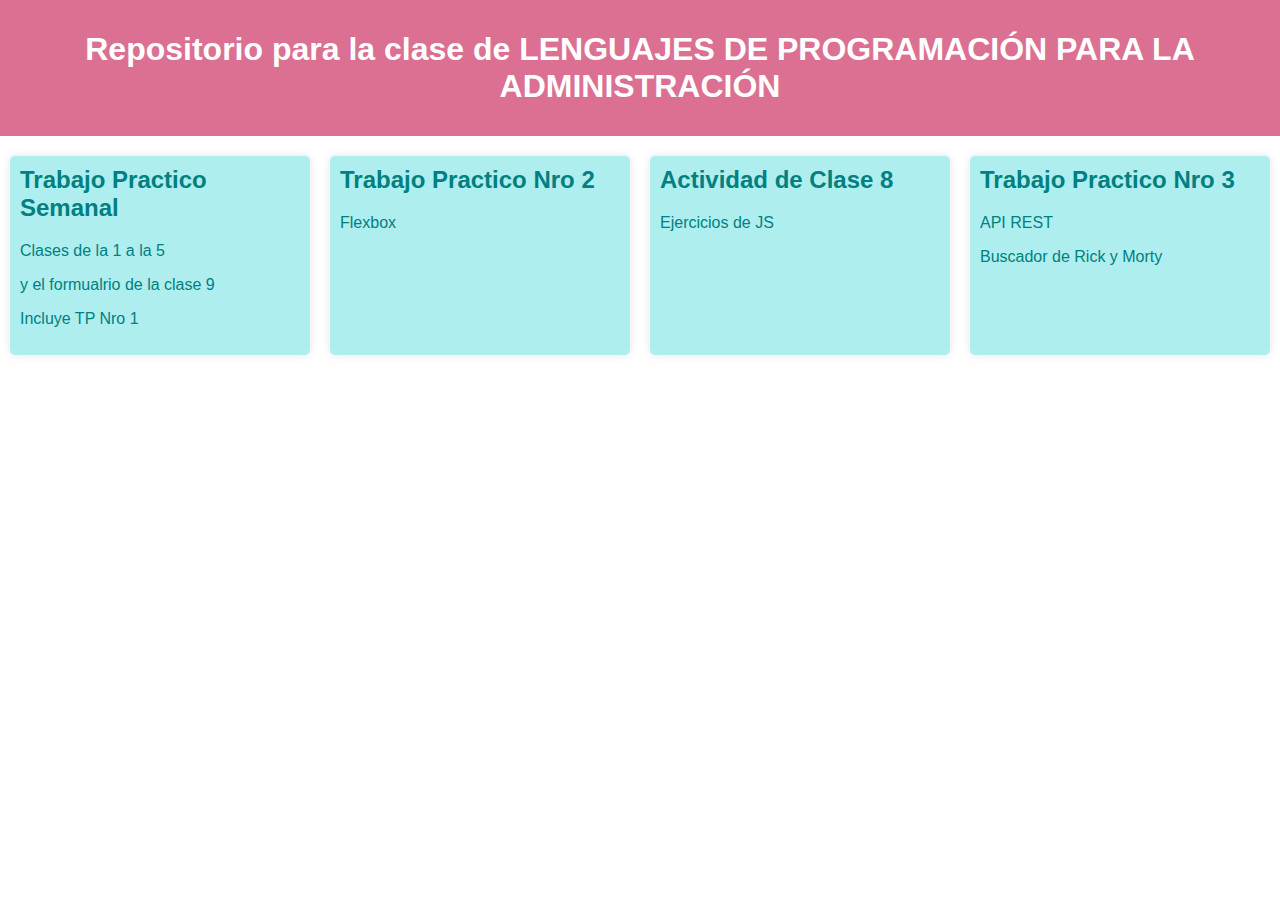
<file: index.html>
<!DOCTYPE html>
<html lang="es">
<head>
    <meta charset="UTF-8">
    <meta name="viewport" content="width=device-width, initial-scale=1.0">
    <title>Main Menu</title>
    <link rel="stylesheet" href="normalize.css">
    <link rel="stylesheet" href="styles.css">
</head>
<body>
    <header>
        <h1>Repositorio para la clase de LENGUAJES DE PROGRAMACIÓN PARA LA ADMINISTRACIÓN </h1>
    </header>
    <div class="menu-container">
        <div class="menu-item">
            <a href="./TPSemanalNoticia/index1.html" target="_blank">
                <h2>Trabajo Practico Semanal</h2>
                <p>Clases de la 1 a la 5</p>
                <p>y el formualrio de la clase 9</p>
                <p>Incluye TP Nro 1</p>
            </a>
        </div>
        <div class="menu-item">
            <a href="./TPn2Flexbox/index2.html" target="_blank">
                <h2>Trabajo Practico Nro 2</h2>
                <p>Flexbox</p>
            </a>
        </div>
        <div class="menu-item">
            <a href="./EjerciciosJS/index3.html" target="_blank">
                <h2>Actividad de Clase 8</h2>
                <p>Ejercicios de JS</p>
            </a>
        </div>
        <div class="menu-item">
            <a href="./TPApiRest/index4.html" target="_blank">
                <h2>Trabajo Practico Nro 3</h2>
                <p>API REST</p>
                <p>Buscador de Rick y Morty</p>
            </a>
        </div>
    </div>
</body>
</html>
</file>
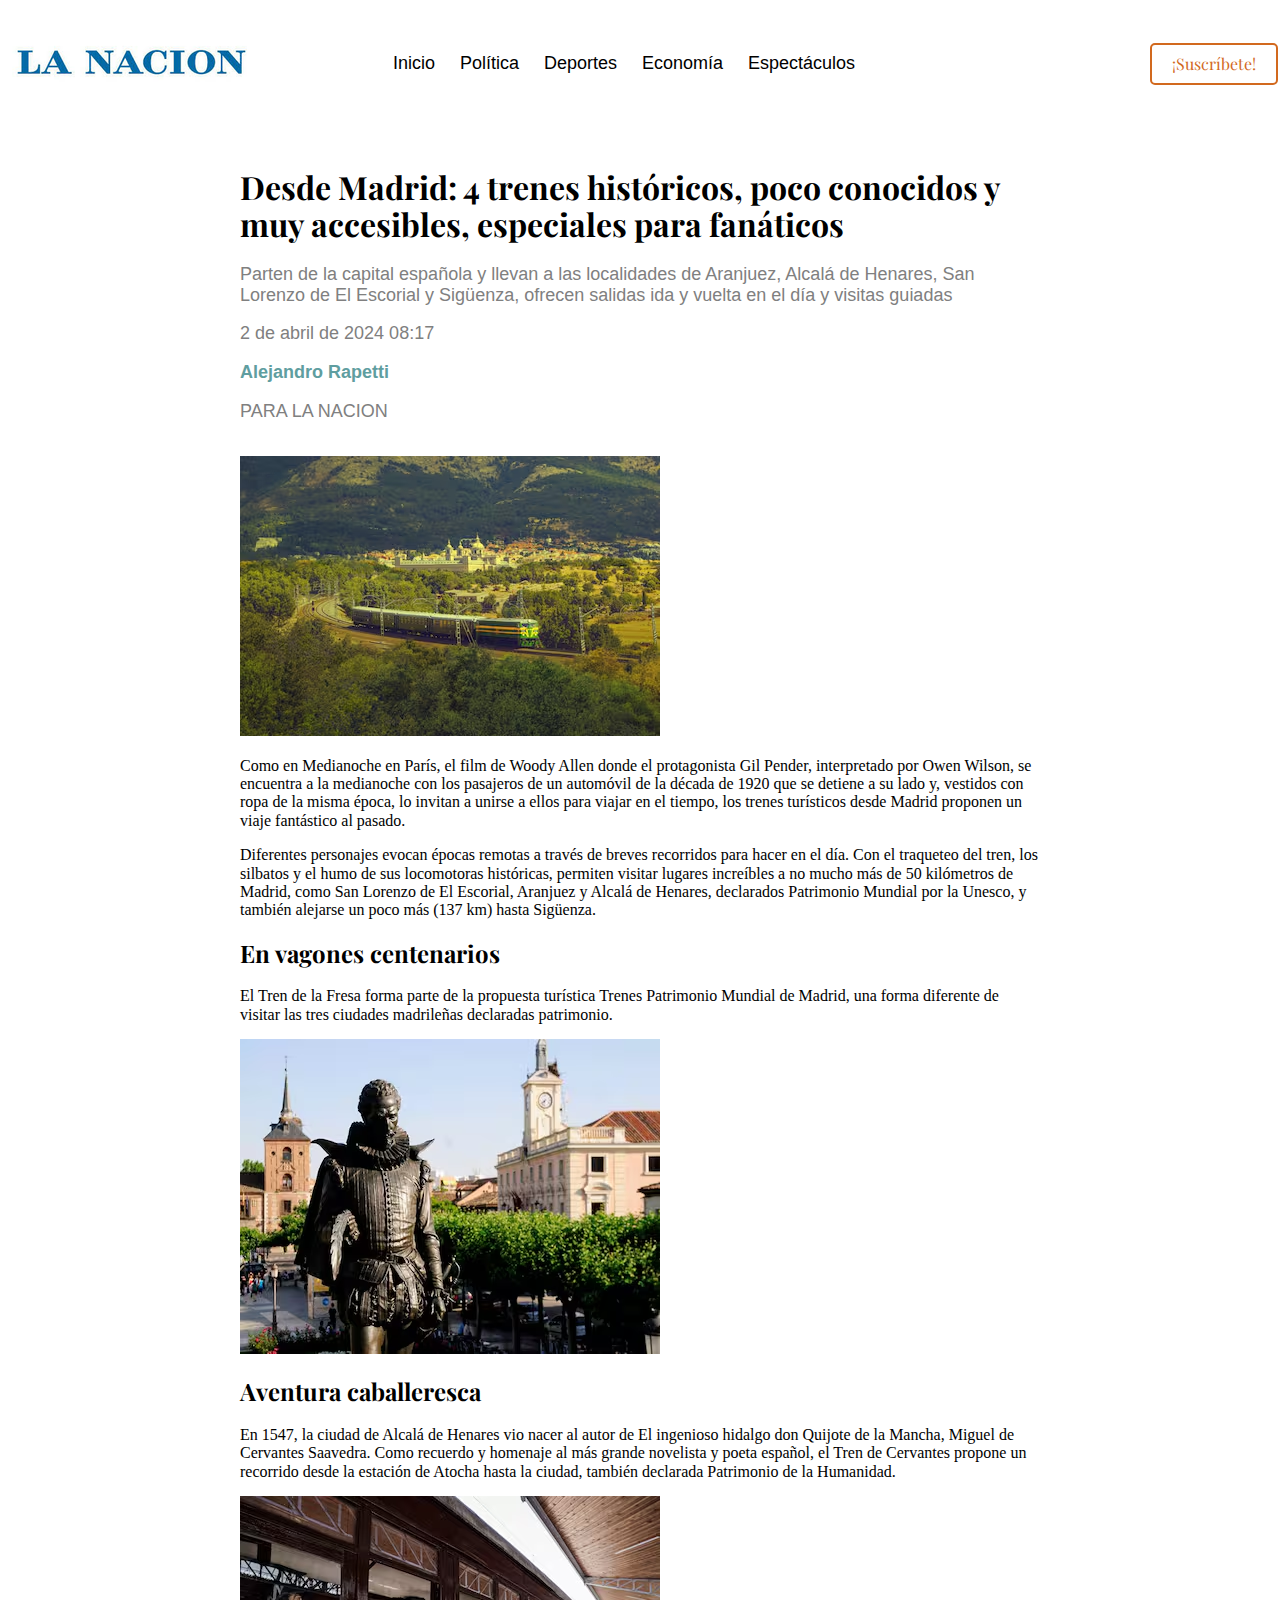
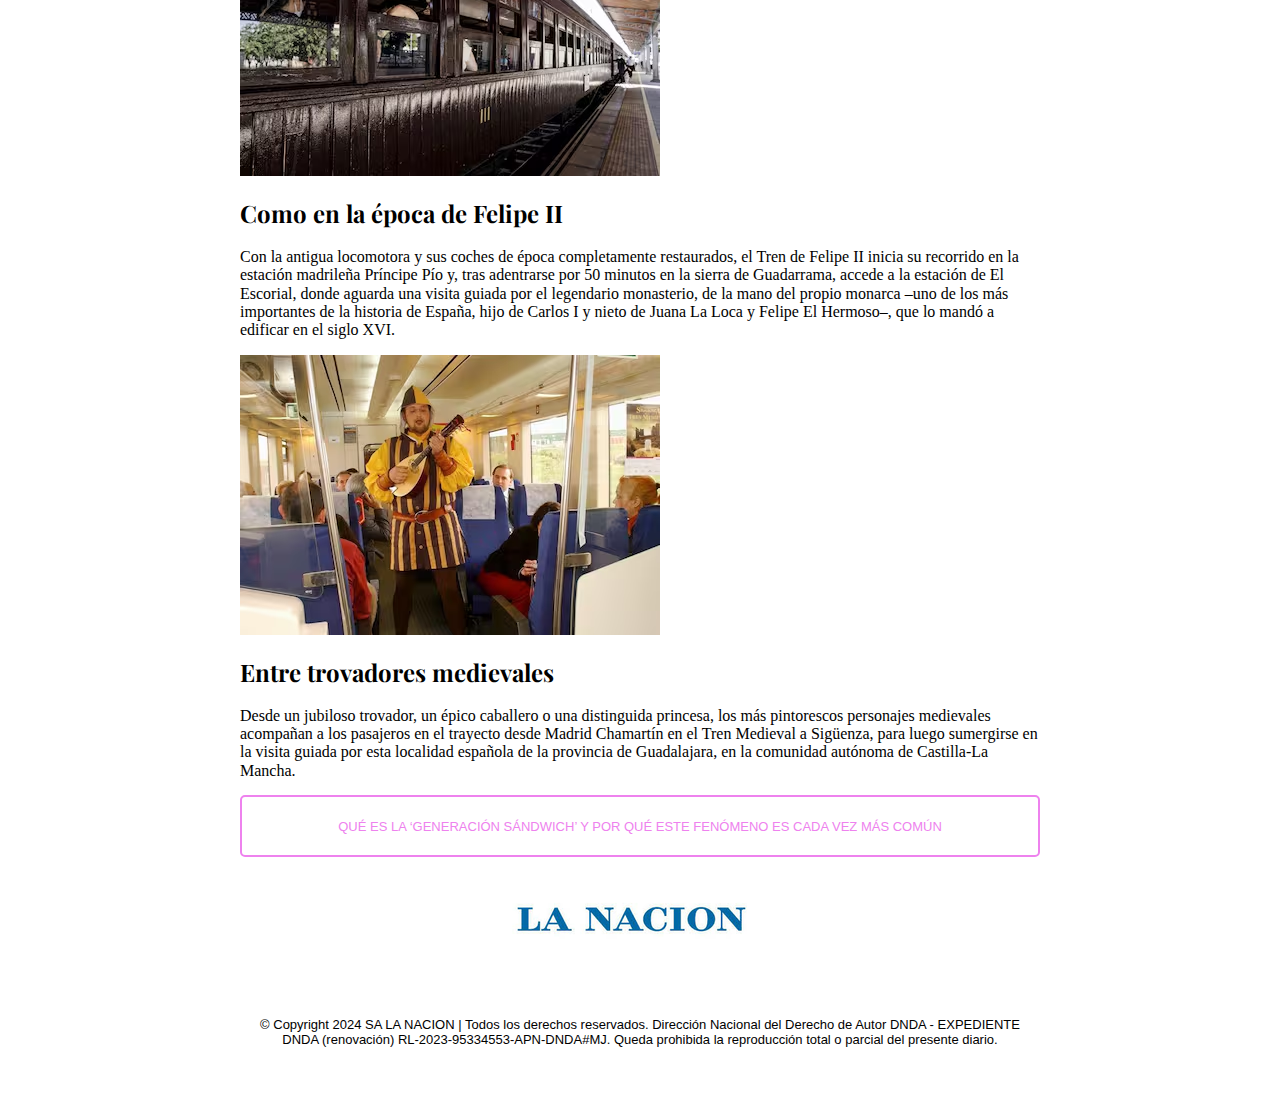
<file: TP Semanal - Noticia/index.html>
<!DOCTYPE html>
<html lang="es"> <!-- Lenguaje de la pagina -->
    <head>
        <meta charset="UTF-8">
        <meta name="viewport" content="width=device-width, initial-scale=1.0">
        <link rel="stylesheet" href="/normalize.css">
        <link rel="stylesheet" href="styles/estilos.css">
        <title>Cuatro trenes históricos, poco conocidos y muy accesibles, especiales para fanáticos</title>
    </head>
    <body>
        <header>
            <div class="logo-container">
                <div class="logo-content">
                    <a href="https://www.lanacion.com.ar/" target="_blank">
                        <img src="images/Logo-la-nacion.ico" alt="La Nación Argentina">
                    </a>
                </div>
                <nav>
                    <ul class="menu">
                        <li><a href="#">Inicio</a></li>
                        <li><a href="#">Política</a></li>
                        <li><a href="#">Deportes</a></li>
                        <li><a href="#">Economía</a></li>
                        <li><a href="#">Espectáculos</a></li>
                    </ul>
                </nav>
                <div class="subscribe-container">
                    <a href="pages/formulario.html" target="_blank" class="subscribe-button">¡Suscríbete!</a>
                </div>
            </div>
            <div class="header-content">
                <h1>Desde Madrid: 4 trenes históricos, poco conocidos y muy accesibles, especiales para fanáticos</h1>
                <p>
                    Parten de la capital española y llevan a las localidades de Aranjuez, Alcalá de Henares, San Lorenzo de El Escorial y Sigüenza, 
                    ofrecen salidas ida y vuelta en el día y visitas guiadas
                </p>
                
                <p>2 de abril de 2024 08:17</p>
                <p id="Nombre">Alejandro Rapetti</p>
                <p>PARA LA NACION</p>
            </div>
        </header>
        

        <main>
            <section>
                <article>
                    <img src="images/el-tren-de-felipe-ii-con-la-antigua-locomotora-y-WBJONJCYZBFQZAJE6MPL2BOFRU.avif" alt="Tren de Felipe II">
                    <p>Como en Medianoche en París, el film de Woody Allen donde el protagonista Gil Pender, interpretado por Owen Wilson, 
                        se encuentra a la medianoche con los pasajeros de un automóvil de la década de 1920 que se detiene a su lado y, 
                        vestidos con ropa de la misma época, lo invitan a unirse a ellos para viajar en el tiempo, 
                        los trenes turísticos desde Madrid proponen un viaje fantástico al pasado.</p>
                    <p>Diferentes personajes evocan épocas remotas a través de breves recorridos para hacer en el día. 
                        Con el traqueteo del tren, los silbatos y el humo de sus locomotoras históricas, permiten visitar lugares increíbles
                        a no mucho más de 50 kilómetros de Madrid, como San Lorenzo de El Escorial, Aranjuez y Alcalá de Henares, declarados 
                        Patrimonio Mundial por la Unesco, y también alejarse un poco más (137 km) hasta Sigüenza.</p>
                
                    
                    <h2>En vagones centenarios</h2>
                    <p>El Tren de la Fresa forma parte de la propuesta turística Trenes Patrimonio Mundial de Madrid, 
                        una forma diferente de visitar las tres ciudades madrileñas declaradas patrimonio.</p>
                    
                        <img src="images/homenaje-a-cervantes-en-alcala-de-henares-su-Y3ZZUXNAZJBELJ63W35NGWJOXU.avif" alt="Homenaje Cervantes">
                    <h2>Aventura caballeresca</h2>
                    <p>En 1547, la ciudad de Alcalá de Henares vio nacer al autor de El ingenioso hidalgo don Quijote de la Mancha, 
                        Miguel de Cervantes Saavedra. Como recuerdo y homenaje al más grande novelista y poeta español, el Tren de Cervantes 
                        propone un recorrido desde la estación de Atocha hasta la ciudad, también declarada Patrimonio de la Humanidad.</p>

                    <img src="images/el-pasaje-incluye-viaje-de-ida-y-vuelta-en-el-MH4EINBNFJBTRHS2XBW7MHNVJA.avif" alt="Tren de la fresa">
                    <h2>Como en la época de Felipe II</h2>
                    <p>Con la antigua locomotora y sus coches de época completamente restaurados, el Tren de Felipe 
                        II inicia su recorrido en la estación madrileña Príncipe Pío y, tras adentrarse por 50 minutos en la sierra
                        de Guadarrama, accede a la estación de El Escorial, donde aguarda una visita guiada por el legendario monasterio,
                        de la mano del propio monarca –uno de los más importantes de la historia de España, hijo de Carlos I y nieto de Juana La 
                        Loca y Felipe El Hermoso–, que lo mandó a edificar en el siglo XVI.</p>
                    

                    <img src="images/los-mas-pintorescos-personajes-medievales-VRARJFGMWJFWZEDVXJ2CDKG4SE.avif" alt="Personajes">
                    <h2>Entre trovadores medievales</h2>
                    <p>Desde un jubiloso trovador, un épico caballero o una distinguida princesa, 
                        los más pintorescos personajes medievales acompañan a los pasajeros en el trayecto desde Madrid
                        Chamartín en el Tren Medieval a Sigüenza, para luego sumergirse en la visita guiada por esta localidad 
                        española de la provincia de Guadalajara, en la comunidad autónoma de Castilla-La Mancha.</p> 
                </article>
            </section>
            <section >
                <div class="link">
                   <a href="https://www.lanacion.com.ar/salud/mente/que-es-la-generacion-sandwich-y-por-que-este-fenomeno-es-cada-vez-mas-comun-nid13032024/" target="_blank">
                    QUÉ ES LA ‘GENERACIÓN SÁNDWICH’ Y POR QUÉ ESTE FENÓMENO ES CADA VEZ MÁS COMÚN </a> 
                </div>
            </section>
        </main>

        <footer>
            <div class="logo-container">
                <a href="https://www.lanacion.com.ar/" target="_blank">
                    <img src="images/Logo-la-nacion.ico" alt="La Nación Argentina" class="logo">
                </a>
            </div>

            <div class="copyright-container">
                <p>© Copyright 2024 SA LA NACION | Todos los derechos reservados. Dirección Nacional del Derecho de Autor DNDA - EXPEDIENTE DNDA (renovación) RL-2023-95334553-APN-DNDA#MJ.
                    Queda prohibida la reproducción total o parcial del presente diario.</p>
            </div>
        </footer>
        
    </body>
</html>
</file>
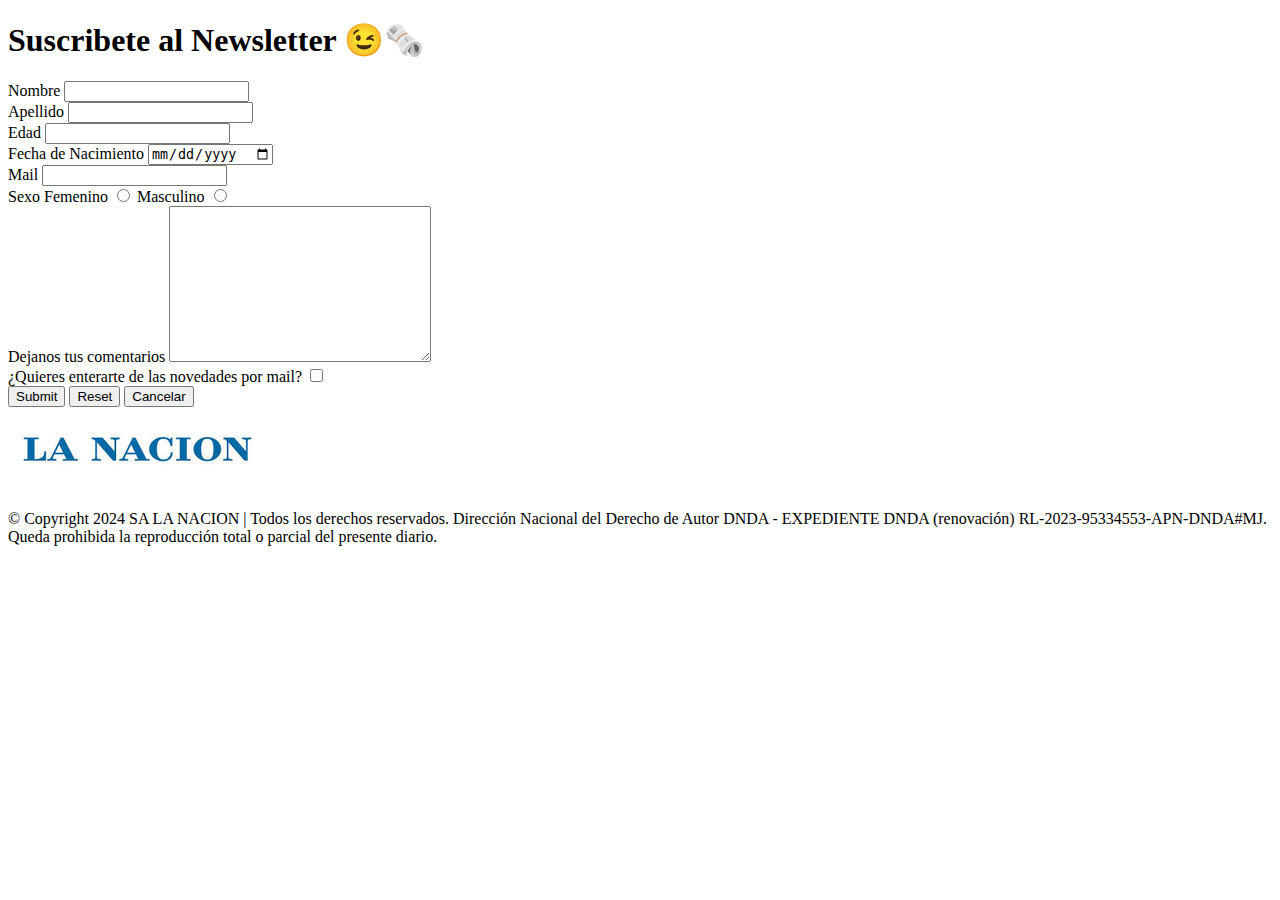
<file: pages/formulario.html>
<!DOCTYPE html>
<html lang="en">
<head>
    <meta charset="UTF-8">
    <meta name="viewport" content="width=device-width, initial-scale=1.0">
    <title>Suscripcion</title>
</head>
<body>
    <form action="mailto:mbr@gmail.com" target="_blank" method="post" enctype="text/plain">
        <h1>Suscribete al Newsletter 😉🗞️</h1>
        <div>
            <label for="nameId">Nombre </label>
            <input type="text" name="name" id="nameId" required maxlength="10" >
        </div>
        <div>
            <label for="lastnameId">Apellido </label>
            <input type="text" name="lastname" id="lastnameId" required maxlength="10">
        </div>
        <div>
            <label for="ageId">Edad </label>
            <input type="number" name="age" id="ageId" required>
        </div>
        <div>
            <label for="dateId">Fecha de Nacimiento </label>
            <input type="date" name="date" id="dateId" required>
        </div>
        <div>
            <label for="emailId">Mail </label>
            <input type="text" name="email" id="emailId" required minlength="10">
        </div>
        <div>
            <label for="sexId">Sexo </label>
            <label for="femId">Femenino</label>
            <input type="radio" name="turn" id="">
            <label for="mascId">Masculino</label>
            <input type="radio" name="turn" id="">
        </div>
        <div>
            <label for="commentId">Dejanos tus comentarios</label>
            <textarea name="comment" id="commentId" cols="30" rows="10"></textarea>
        </div>
        <div>
            <label for="notificarId">¿Quieres enterarte de las novedades por mail?</label>
            <input type="checkbox" name="notificarId" id="notificarId">
        </div>
        <input type="submit">
        <input type="reset">
        <button type="button" onclick="window.location.href = '../index.html';">Cancelar</button>
    </form>
    
    <footer>
        <a href="https://www.lanacion.com.ar/" target="_blank">
            <img src="/images/Logo-la-nacion.ico" alt="La Nación Argentina">
        </a>
        <p>© Copyright 2024 SA LA NACION | Todos los derechos reservados. Dirección Nacional del Derecho de Autor DNDA - EXPEDIENTE DNDA (renovación) RL-2023-95334553-APN-DNDA#MJ.
            Queda prohibida la reproducción total o parcial del presente diario.</p>
    </footer>
</body>
</html>
</file>
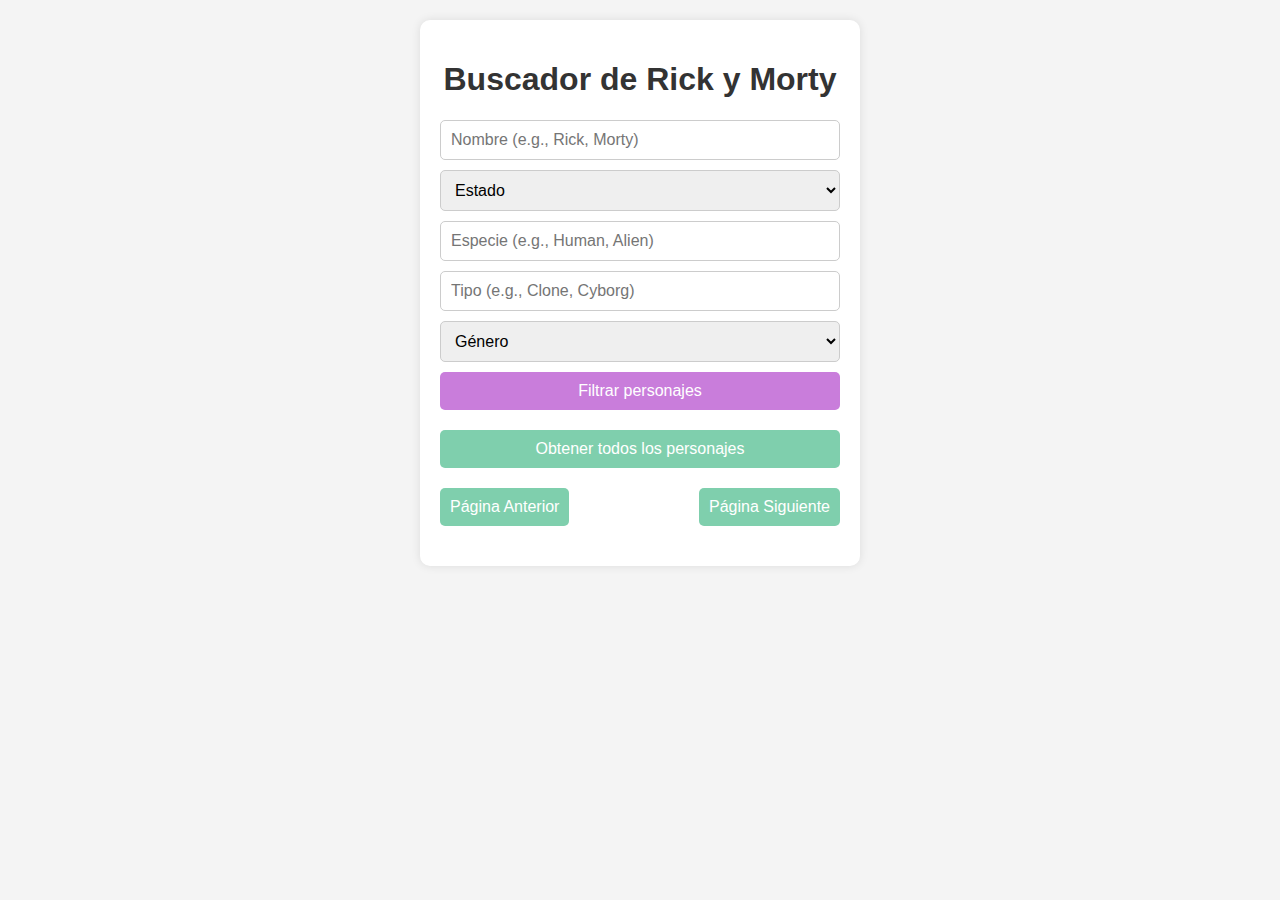
<file: TPApiRest/index4.html>
<!DOCTYPE html>
<html lang="es">
<head>
    <meta charset="UTF-8">
    <meta name="viewport" content="width=device-width, initial-scale=1.0">
    <title>TP - API REST</title>
    <link rel="stylesheet" href="estilos.css">
</head>
<body>
    <div class="container">
        <h1>Buscador de Rick y Morty</h1>
        <div class="filters">
            <input type="text" id="name" placeholder="Nombre (e.g., Rick, Morty)">
            <select id="status">
                <option value="">Estado</option>
                <option value="alive">Alive</option>
                <option value="dead">Dead</option>
                <option value="unknown">Unknown</option>
            </select>
            <input type="text" id="species" placeholder="Especie (e.g., Human, Alien)">
            <input type="text" id="type" placeholder="Tipo (e.g., Clone, Cyborg)">
            <select id="gender">
                <option value="">Género</option>
                <option value="female">Female</option>
                <option value="male">Male</option>
                <option value="genderless">Genderless</option>
                <option value="unknown">Unknown</option>
            </select>
            <button id="filterButton">Filtrar personajes</button>
        </div>
        <button id="fetchAllButton">Obtener todos los personajes</button>
        <div id="count" class="count"></div>
        <div class="characters" id="characters"></div>
        <div id="pagination" class="pagination">
            <button id="prevPageButton">Página Anterior</button>
            <button id="nextPageButton">Página Siguiente</button>
        </div>
        <div id="error" class="error"></div>
    </div>
    <script src="script.js"></script>
</body>
</html>
</file>
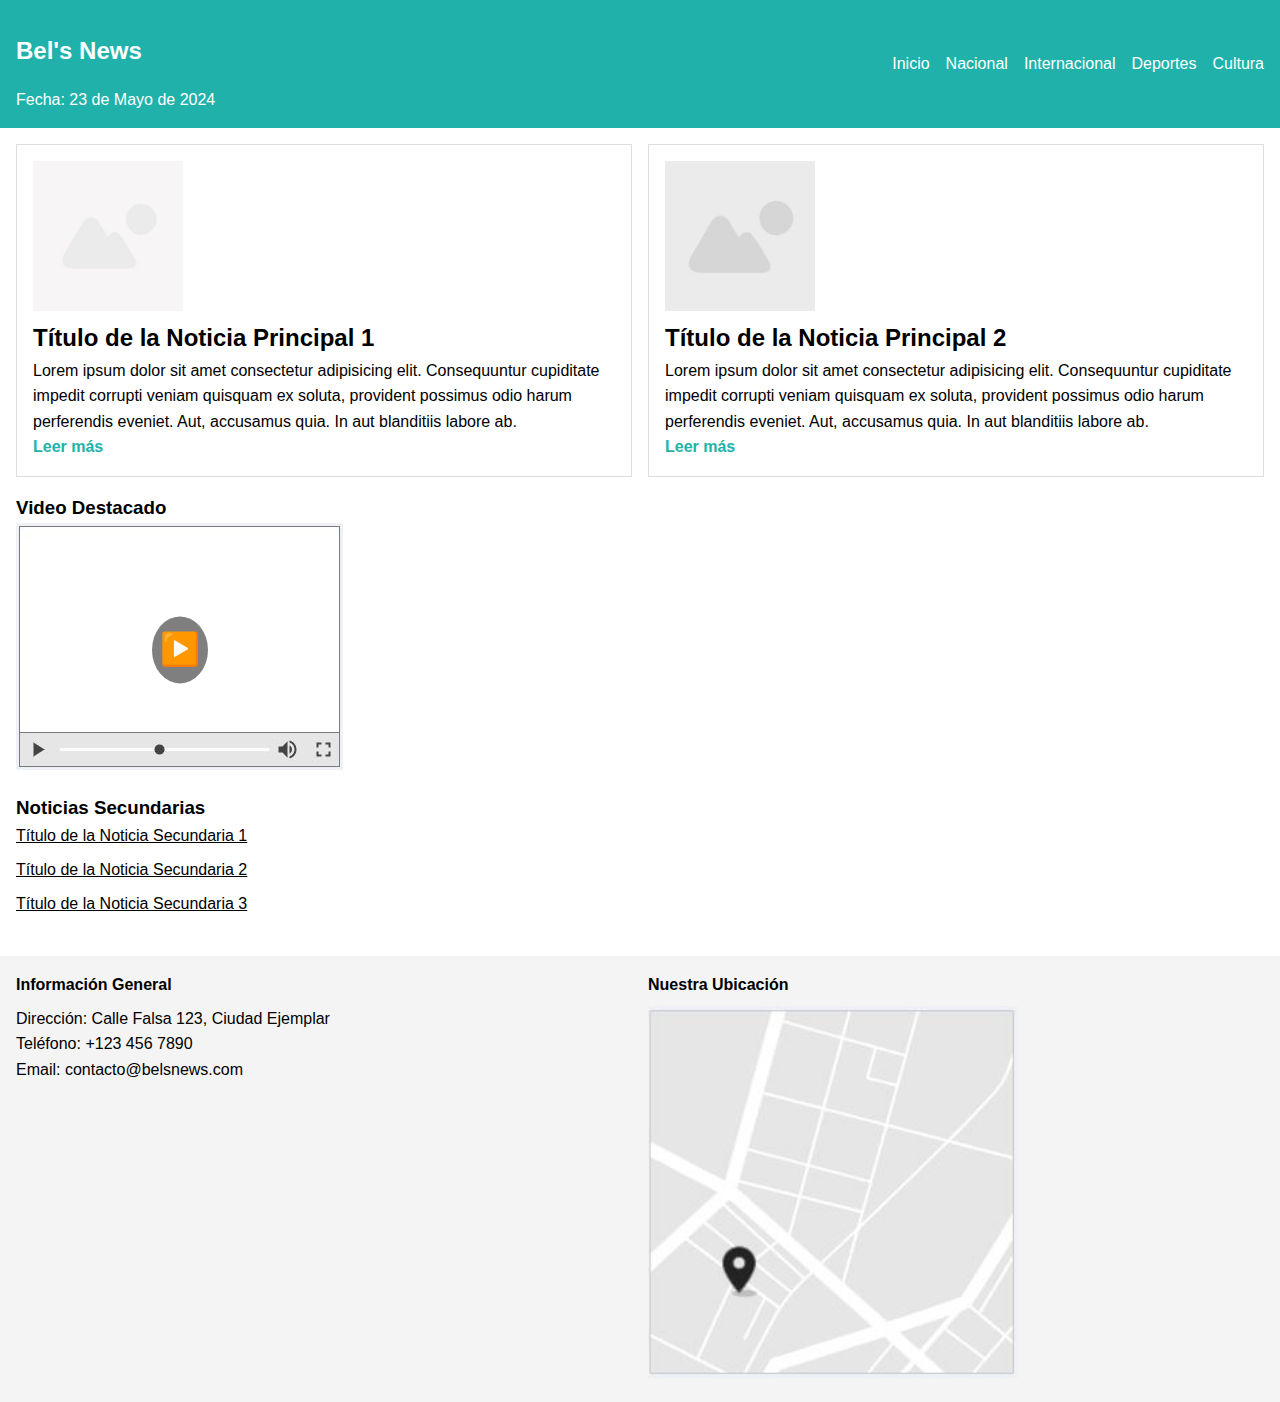
<file: TPn2Flexbox/index2.html>
<!DOCTYPE html>
<html lang="es">
<head>
    <meta charset="UTF-8">
    <meta name="viewport" content="width=device-width, initial-scale=1.0">
    <title>Bel's News</title>
    <link rel="stylesheet" href="../normalize.css">
    <link rel="stylesheet" href="./styles/estilos.css">
</head>
<body>
    <header>
        <div class="header-container">
            <div class="logo">
                <h1>Bel's News</h1>
                <p>Fecha: 23 de Mayo de 2024</p>
            </div>
            <nav class="nav-bar">
                <div class="hamburger-menu">
                    <span>☰</span>
                </div>
                <ul class="nav-links">
                    <li><a href="#">Inicio</a></li>
                    <li><a href="#">Nacional</a></li>
                    <li><a href="#">Internacional</a></li>
                    <li><a href="#">Deportes</a></li>
                    <li><a href="#">Cultura</a></li>
                </ul>
            </nav>
        </div>
    </header>
    <main>
        <section class="main-news">
            <article class="news-item">
                <img src="/TPn2Flexbox/images/imagen1.JPG" alt="Noticia Principal 1">
                <div>
                    <h2>Título de la Noticia Principal 1</h2>
                    <p>Lorem ipsum dolor sit amet consectetur adipisicing elit. 
                        Consequuntur cupiditate impedit corrupti veniam quisquam ex soluta, provident possimus odio harum perferendis eveniet. 
                        Aut, accusamus quia. In aut blanditiis labore ab.</p>
                    <a href="#">Leer más</a>
                </div>
            </article>
            <article class="news-item">
                <img src="/TPn2Flexbox/images/imagen2.JPG" alt="Noticia Principal 2">
                <div>
                    <h2>Título de la Noticia Principal 2</h2>
                    <p>Lorem ipsum dolor sit amet consectetur adipisicing elit. 
                        Consequuntur cupiditate impedit corrupti veniam quisquam ex soluta, provident possimus odio harum perferendis eveniet. 
                        Aut, accusamus quia. In aut blanditiis labore ab.</p>
                    <a href="#">Leer más</a>
                </div>
            </article>
        </section>
        <section class="video-section">
            <h3>Video Destacado</h3>
            <div class="video-thumbnail">
                <img src="/TPn2Flexbox/images/video.JPG" alt="Video Destacado">
                <div class="play-button">▶️</div>
            </div>
        </section>
        <section class="secondary-news">
            <h3>Noticias Secundarias</h3>
            <ul>
                <li><a href="#">Título de la Noticia Secundaria 1</a></li>
                <li><a href="#">Título de la Noticia Secundaria 2</a></li>
                <li><a href="#">Título de la Noticia Secundaria 3</a></li>
            </ul>
        </section>
    </main>
    <footer>
        <div class="footer-container">
            <div class="footer-info">
                <h4>Información General</h4>
                <p>Dirección: Calle Falsa 123, Ciudad Ejemplar</p>
                <p>Teléfono: +123 456 7890</p>
                <p>Email: contacto@belsnews.com</p>
            </div>
            <div class="footer-map">
                <h4>Nuestra Ubicación</h4>
                <img src="/TPn2Flexbox/images/maps.JPG" alt="Mapa de Ubicación">
            </div>
        </div>
    </footer>
</body>
</html>
</file>
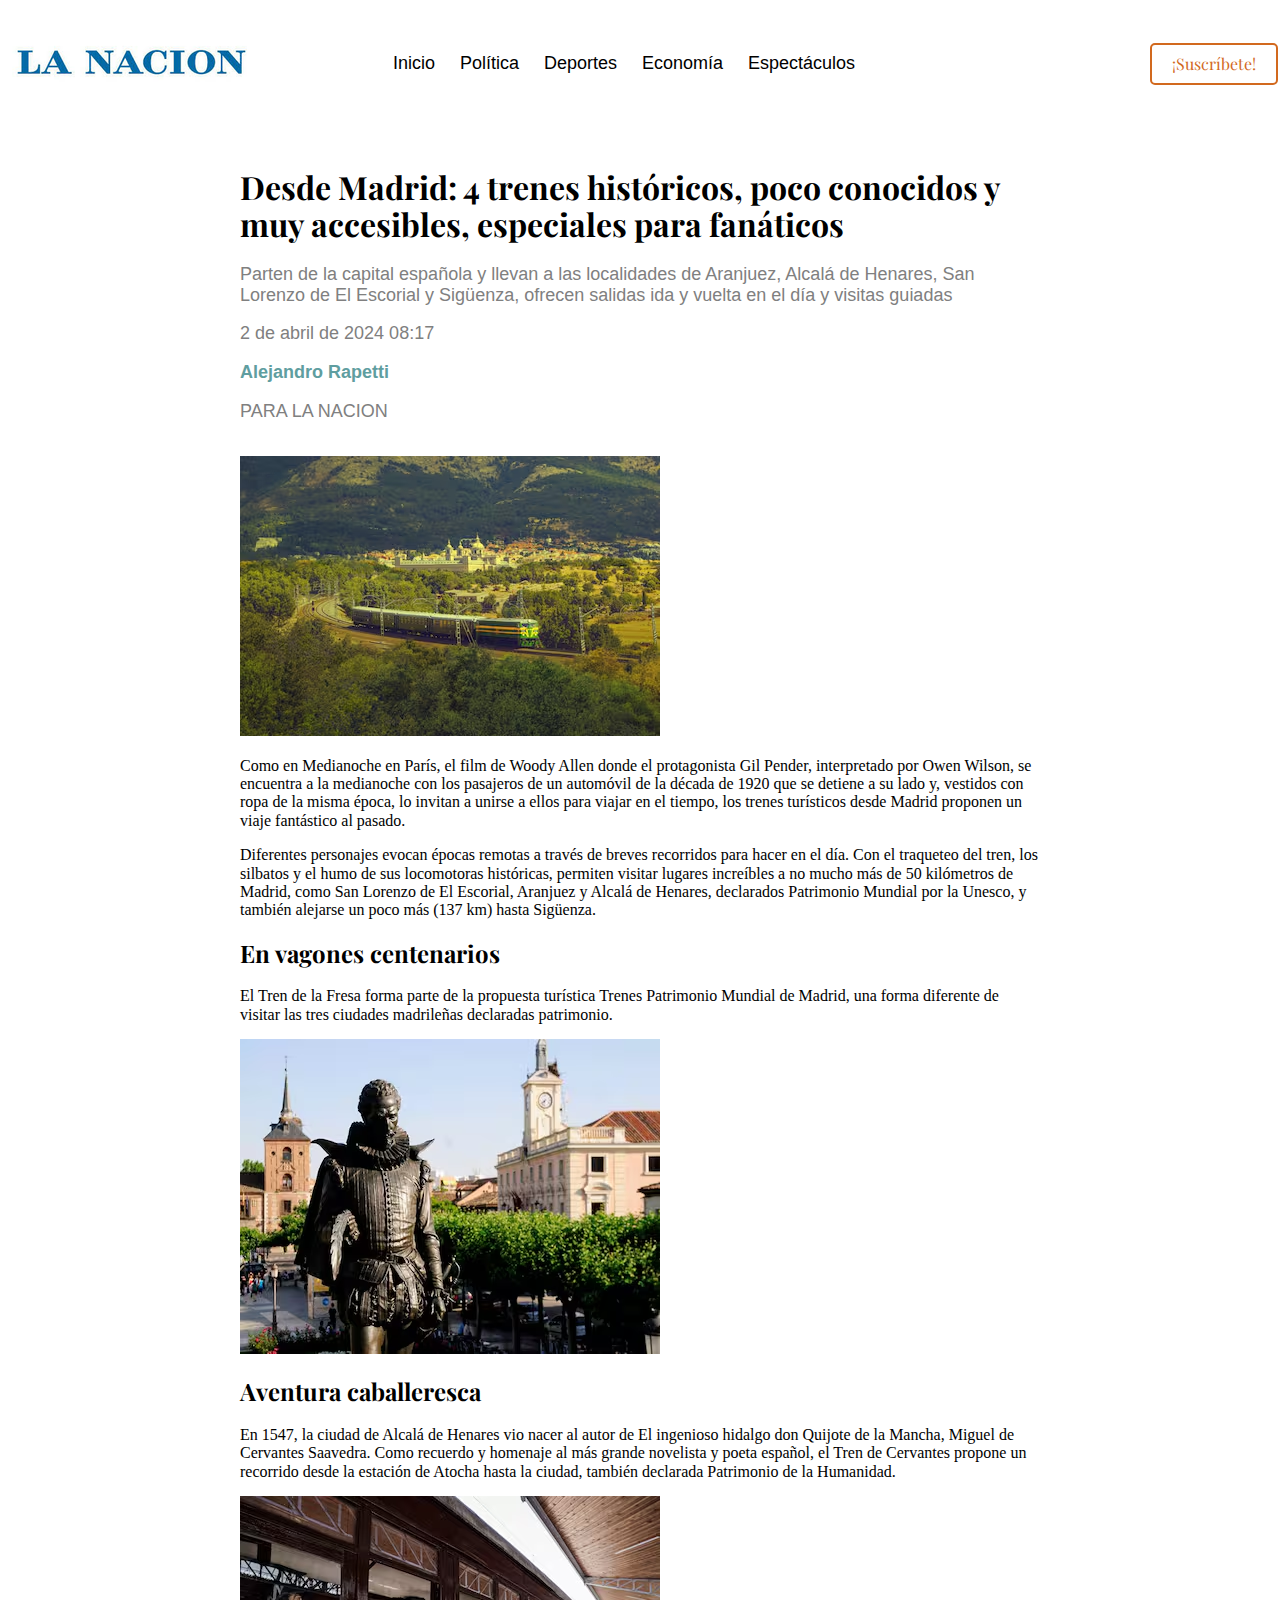
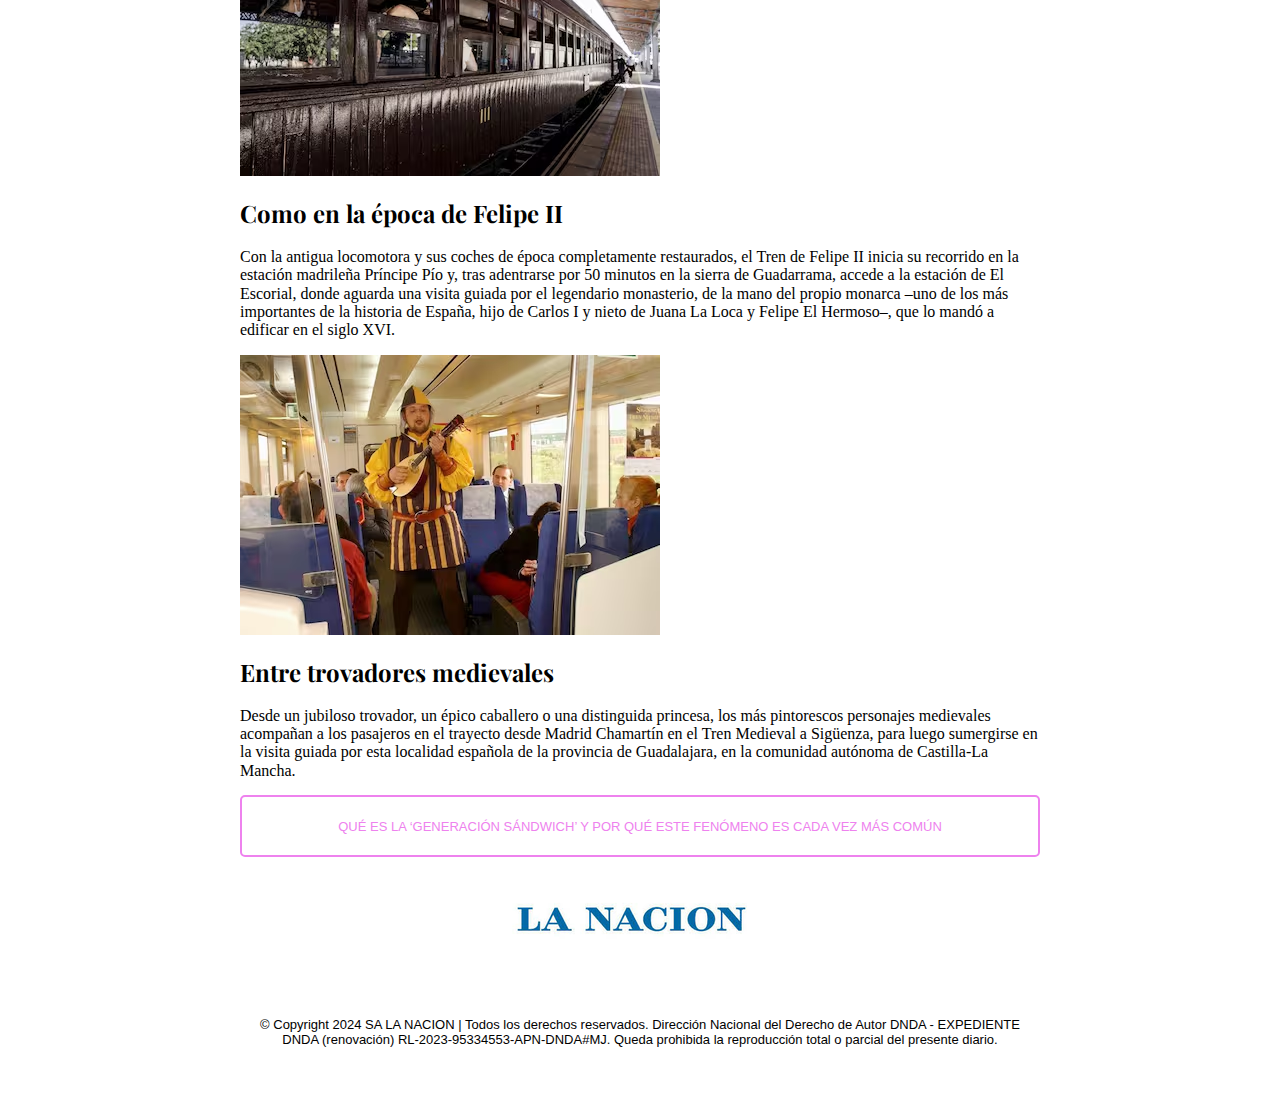
<file: TPSemanalNoticia/index1.html>
<!DOCTYPE html>
<html lang="es"> <!-- Lenguaje de la pagina -->
    <head>
        <meta charset="UTF-8">
        <meta name="viewport" content="width=device-width, initial-scale=1.0">
        <link rel="stylesheet" href="../normalize.css">
        <link rel="stylesheet" href="./styles/estilos.css">
        <title>Cuatro trenes históricos, poco conocidos y muy accesibles, especiales para fanáticos</title>
    </head>
    <body>
        <header>
            <div class="logo-container">
                <div class="logo-content">
                    <a href="https://www.lanacion.com.ar/" target="_blank">
                        <img src="images/Logo-la-nacion.ico" alt="La Nación Argentina">
                    </a>
                </div>
                <nav>
                    <ul class="menu">
                        <li><a href="#">Inicio</a></li>
                        <li><a href="#">Política</a></li>
                        <li><a href="#">Deportes</a></li>
                        <li><a href="#">Economía</a></li>
                        <li><a href="#">Espectáculos</a></li>
                    </ul>
                </nav>
                <div class="subscribe-container">
                    <a href="pages/formularioPro.html" target="_blank" class="subscribe-button">¡Suscríbete!</a>
                </div>
            </div>
            <div class="header-content">
                <h1>Desde Madrid: 4 trenes históricos, poco conocidos y muy accesibles, especiales para fanáticos</h1>
                <p>
                    Parten de la capital española y llevan a las localidades de Aranjuez, Alcalá de Henares, San Lorenzo de El Escorial y Sigüenza, 
                    ofrecen salidas ida y vuelta en el día y visitas guiadas
                </p>
                
                <p>2 de abril de 2024 08:17</p>
                <p id="Nombre">Alejandro Rapetti</p>
                <p>PARA LA NACION</p>
            </div>
        </header>
        

        <main>
            <section>
                <article>
                    <img src="images/el-tren-de-felipe-ii-con-la-antigua-locomotora-y-WBJONJCYZBFQZAJE6MPL2BOFRU.avif" alt="Tren de Felipe II">
                    <p>Como en Medianoche en París, el film de Woody Allen donde el protagonista Gil Pender, interpretado por Owen Wilson, 
                        se encuentra a la medianoche con los pasajeros de un automóvil de la década de 1920 que se detiene a su lado y, 
                        vestidos con ropa de la misma época, lo invitan a unirse a ellos para viajar en el tiempo, 
                        los trenes turísticos desde Madrid proponen un viaje fantástico al pasado.</p>
                    <p>Diferentes personajes evocan épocas remotas a través de breves recorridos para hacer en el día. 
                        Con el traqueteo del tren, los silbatos y el humo de sus locomotoras históricas, permiten visitar lugares increíbles
                        a no mucho más de 50 kilómetros de Madrid, como San Lorenzo de El Escorial, Aranjuez y Alcalá de Henares, declarados 
                        Patrimonio Mundial por la Unesco, y también alejarse un poco más (137 km) hasta Sigüenza.</p>
                
                    
                    <h2>En vagones centenarios</h2>
                    <p>El Tren de la Fresa forma parte de la propuesta turística Trenes Patrimonio Mundial de Madrid, 
                        una forma diferente de visitar las tres ciudades madrileñas declaradas patrimonio.</p>
                    
                        <img src="images/homenaje-a-cervantes-en-alcala-de-henares-su-Y3ZZUXNAZJBELJ63W35NGWJOXU.avif" alt="Homenaje Cervantes">
                    <h2>Aventura caballeresca</h2>
                    <p>En 1547, la ciudad de Alcalá de Henares vio nacer al autor de El ingenioso hidalgo don Quijote de la Mancha, 
                        Miguel de Cervantes Saavedra. Como recuerdo y homenaje al más grande novelista y poeta español, el Tren de Cervantes 
                        propone un recorrido desde la estación de Atocha hasta la ciudad, también declarada Patrimonio de la Humanidad.</p>

                    <img src="images/el-pasaje-incluye-viaje-de-ida-y-vuelta-en-el-MH4EINBNFJBTRHS2XBW7MHNVJA.avif" alt="Tren de la fresa">
                    <h2>Como en la época de Felipe II</h2>
                    <p>Con la antigua locomotora y sus coches de época completamente restaurados, el Tren de Felipe 
                        II inicia su recorrido en la estación madrileña Príncipe Pío y, tras adentrarse por 50 minutos en la sierra
                        de Guadarrama, accede a la estación de El Escorial, donde aguarda una visita guiada por el legendario monasterio,
                        de la mano del propio monarca –uno de los más importantes de la historia de España, hijo de Carlos I y nieto de Juana La 
                        Loca y Felipe El Hermoso–, que lo mandó a edificar en el siglo XVI.</p>
                    

                    <img src="images/los-mas-pintorescos-personajes-medievales-VRARJFGMWJFWZEDVXJ2CDKG4SE.avif" alt="Personajes">
                    <h2>Entre trovadores medievales</h2>
                    <p>Desde un jubiloso trovador, un épico caballero o una distinguida princesa, 
                        los más pintorescos personajes medievales acompañan a los pasajeros en el trayecto desde Madrid
                        Chamartín en el Tren Medieval a Sigüenza, para luego sumergirse en la visita guiada por esta localidad 
                        española de la provincia de Guadalajara, en la comunidad autónoma de Castilla-La Mancha.</p> 
                </article>
            </section>
            <section >
                <div class="link">
                   <a href="https://www.lanacion.com.ar/salud/mente/que-es-la-generacion-sandwich-y-por-que-este-fenomeno-es-cada-vez-mas-comun-nid13032024/" target="_blank">
                    QUÉ ES LA ‘GENERACIÓN SÁNDWICH’ Y POR QUÉ ESTE FENÓMENO ES CADA VEZ MÁS COMÚN </a> 
                </div>
            </section>
        </main>

        <footer>
            <div class="logo-container">
                <a href="https://www.lanacion.com.ar/" target="_blank">
                    <img src="images/Logo-la-nacion.ico" alt="La Nación Argentina" class="logo">
                </a>
            </div>

            <div class="copyright-container">
                <p>© Copyright 2024 SA LA NACION | Todos los derechos reservados. Dirección Nacional del Derecho de Autor DNDA - EXPEDIENTE DNDA (renovación) RL-2023-95334553-APN-DNDA#MJ.
                    Queda prohibida la reproducción total o parcial del presente diario.</p>
            </div>
        </footer>
        
    </body>
</html>
</file>
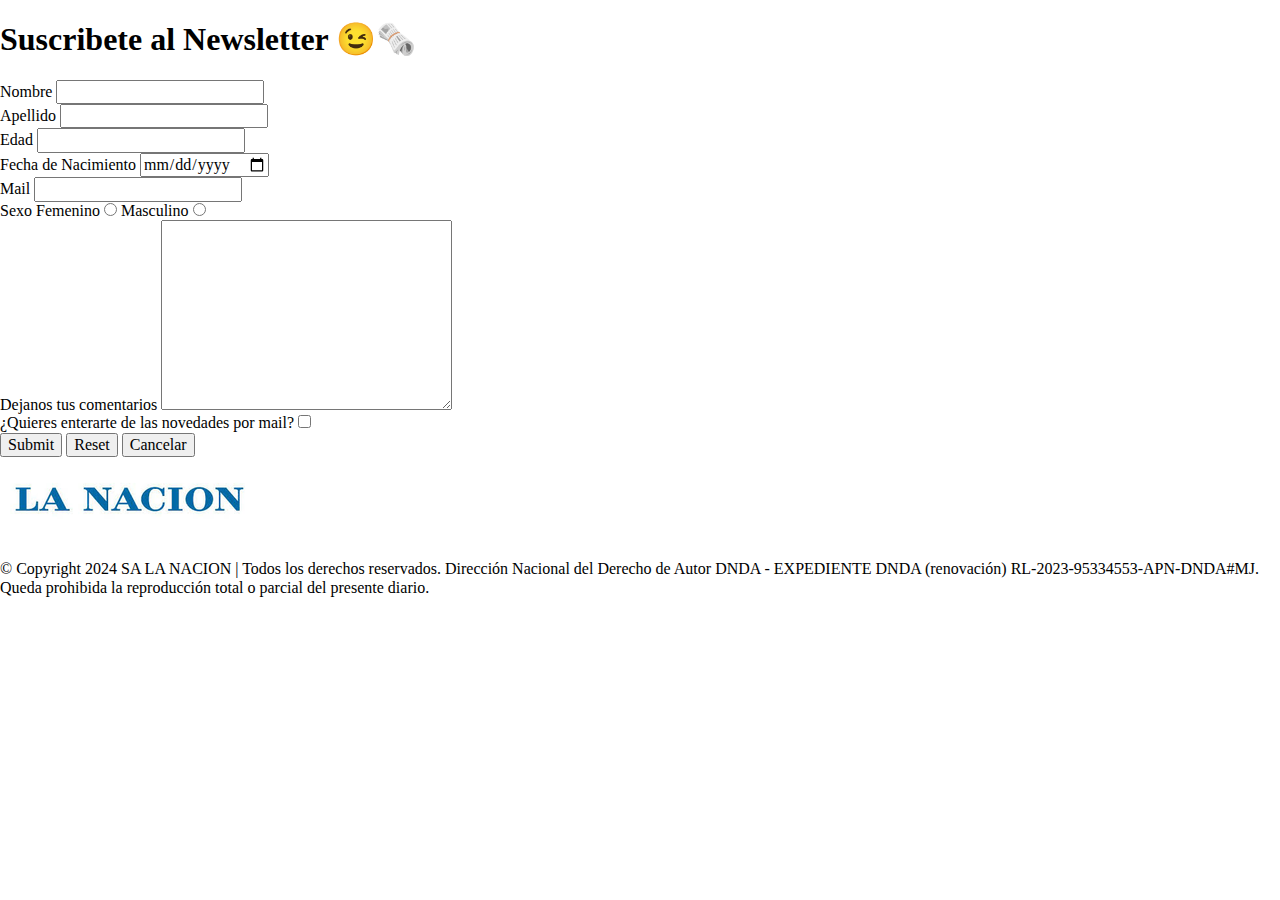
<file: TP Semanal - Noticia/pages/formulario.html>
<!DOCTYPE html>
<html lang="en">
<head>
    <meta charset="UTF-8">
    <meta name="viewport" content="width=device-width, initial-scale=1.0">
    <link rel="stylesheet" href="/normalize.css">
    <title>Suscripcion</title>
</head>
<body>
    <form action="mailto:mbr@gmail.com" target="_blank" method="post" enctype="text/plain">
        <h1>Suscribete al Newsletter 😉🗞️</h1>
        <div>
            <label for="nameId">Nombre </label>
            <input type="text" name="name" id="nameId" required maxlength="10" >
        </div>
        <div>
            <label for="lastnameId">Apellido </label>
            <input type="text" name="lastname" id="lastnameId" required maxlength="10">
        </div>
        <div>
            <label for="ageId">Edad </label>
            <input type="number" name="age" id="ageId" required>
        </div>
        <div>
            <label for="dateId">Fecha de Nacimiento </label>
            <input type="date" name="date" id="dateId" required>
        </div>
        <div>
            <label for="emailId">Mail </label>
            <input type="text" name="email" id="emailId" required minlength="10">
        </div>
        <div>
            <label for="sexId">Sexo </label>
            <label for="femId">Femenino</label>
            <input type="radio" name="turn" id="">
            <label for="mascId">Masculino</label>
            <input type="radio" name="turn" id="">
        </div>
        <div>
            <label for="commentId">Dejanos tus comentarios</label>
            <textarea name="comment" id="commentId" cols="30" rows="10"></textarea>
        </div>
        <div>
            <label for="notificarId">¿Quieres enterarte de las novedades por mail?</label>
            <input type="checkbox" name="notificarId" id="notificarId">
        </div>
        <input type="submit">
        <input type="reset">
        <button type="button" onclick="window.location.href = '../index.html';">Cancelar</button>
    </form>
    
    <footer>
        <a href="https://www.lanacion.com.ar/" target="_blank">
            <img src="/TP Semanal - Noticia/images/Logo-la-nacion.ico" alt="La Nación Argentina">
        </a>
        <p>© Copyright 2024 SA LA NACION | Todos los derechos reservados. Dirección Nacional del Derecho de Autor DNDA - EXPEDIENTE DNDA (renovación) RL-2023-95334553-APN-DNDA#MJ.
            Queda prohibida la reproducción total o parcial del presente diario.</p>
    </footer>
</body>
</html>
</file>
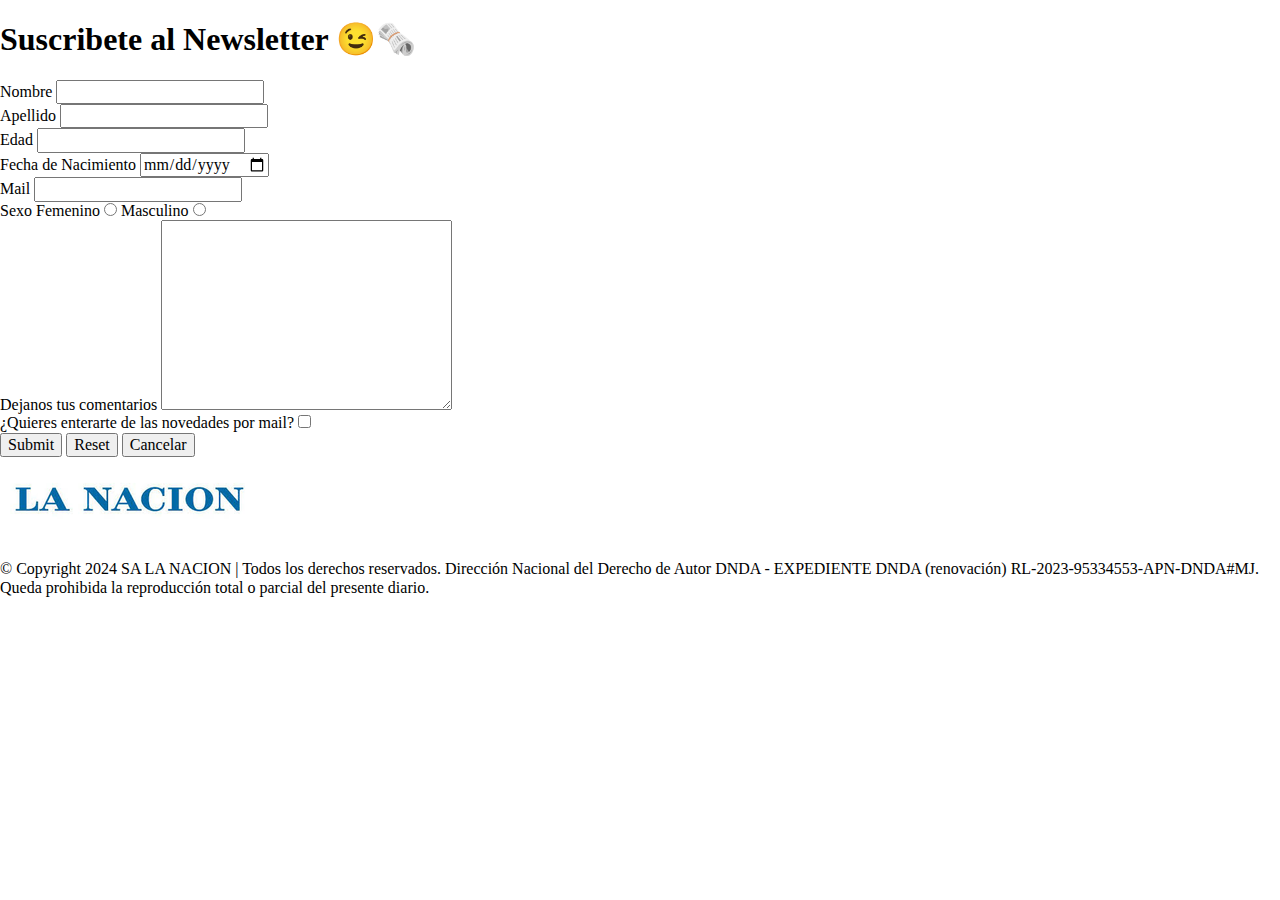
<file: TPSemanalNoticia/pages/formulario.html>
<!DOCTYPE html>
<html lang="en">
<head>
    <meta charset="UTF-8">
    <meta name="viewport" content="width=device-width, initial-scale=1.0">
    <link rel="stylesheet" href="/normalize.css">
    <title>Suscripcion</title>
</head>
<body>
    <form action="mailto:mbr@gmail.com" target="_blank" method="post" enctype="text/plain">
        <h1>Suscribete al Newsletter 😉🗞️</h1>
        <div>
            <label for="nameId">Nombre </label>
            <input type="text" name="name" id="nameId" required maxlength="10" >
        </div>
        <div>
            <label for="lastnameId">Apellido </label>
            <input type="text" name="lastname" id="lastnameId" required maxlength="10">
        </div>
        <div>
            <label for="ageId">Edad </label>
            <input type="number" name="age" id="ageId" required>
        </div>
        <div>
            <label for="dateId">Fecha de Nacimiento </label>
            <input type="date" name="date" id="dateId" required>
        </div>
        <div>
            <label for="emailId">Mail </label>
            <input type="text" name="email" id="emailId" required minlength="10">
        </div>
        <div>
            <label for="sexId">Sexo </label>
            <label for="femId">Femenino</label>
            <input type="radio" name="turn" id="">
            <label for="mascId">Masculino</label>
            <input type="radio" name="turn" id="">
        </div>
        <div>
            <label for="commentId">Dejanos tus comentarios</label>
            <textarea name="comment" id="commentId" cols="30" rows="10"></textarea>
        </div>
        <div>
            <label for="notificarId">¿Quieres enterarte de las novedades por mail?</label>
            <input type="checkbox" name="notificarId" id="notificarId">
        </div>
        <input type="submit">
        <input type="reset">
        <button type="button" onclick="window.location.href = '../index.html';">Cancelar</button>
    </form>
    
    <footer>
        <a href="https://www.lanacion.com.ar/" target="_blank">
            <img src="../images/Logo-la-nacion.ico" alt="La Nación Argentina">
        </a>
        <p>© Copyright 2024 SA LA NACION | Todos los derechos reservados. Dirección Nacional del Derecho de Autor DNDA - EXPEDIENTE DNDA (renovación) RL-2023-95334553-APN-DNDA#MJ.
            Queda prohibida la reproducción total o parcial del presente diario.</p>
    </footer>
</body>
</html>
</file>
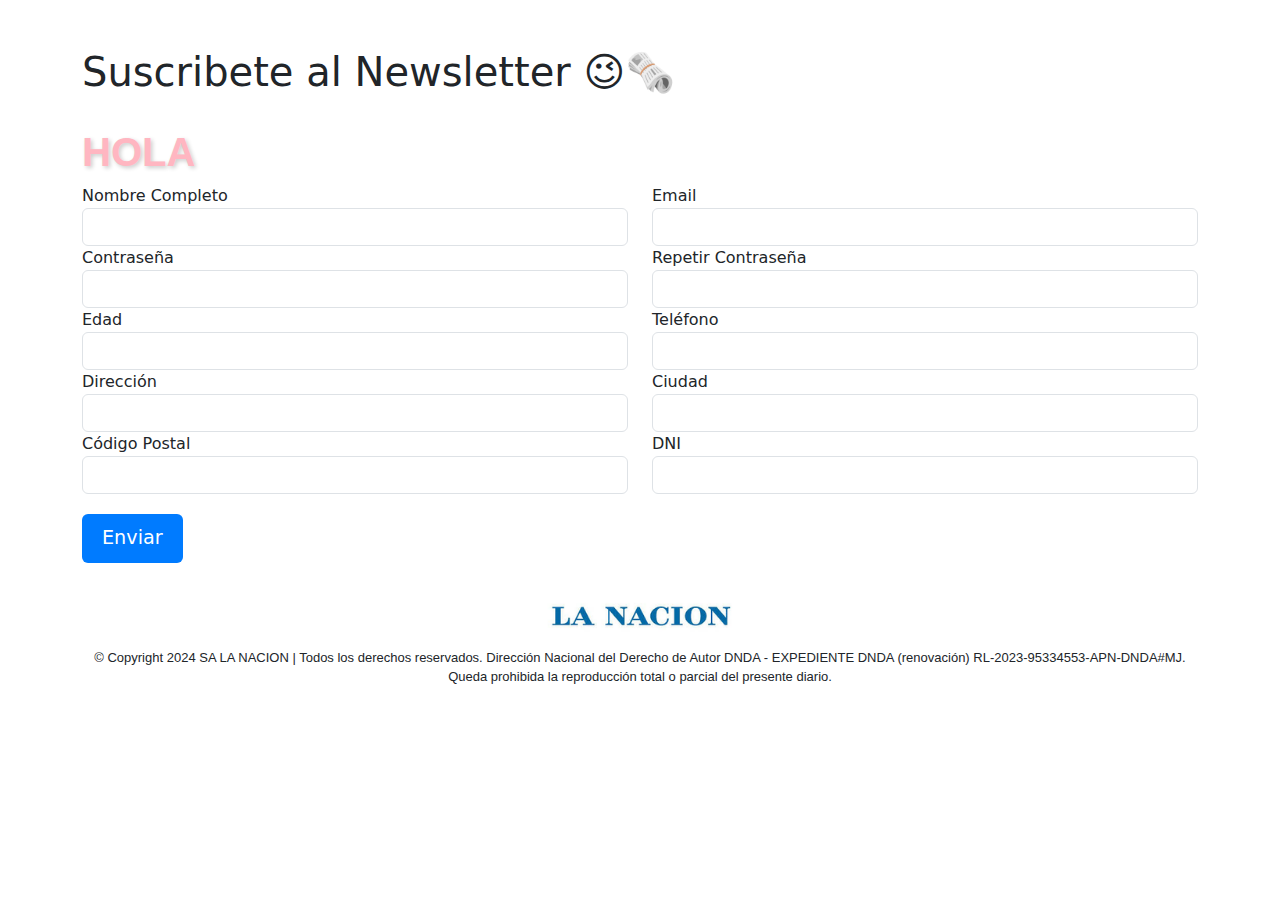
<file: TPSemanalNoticia/pages/formularioPro.html>
<!DOCTYPE html>
<html lang="es">
<head>
    <meta charset="UTF-8">
    <meta name="viewport" content="width=device-width, initial-scale=1.0">
    <title>Formulario de Suscripción</title>
    <link rel="stylesheet" href="../styles/bootstrap.css">
    <link rel="stylesheet" href="../styles/bootstrap.min.css">
    <link rel="stylesheet" href="../styles/estilosFormPro.css">
</head>
<body>
    <div class="container mt-5">
        <h1>Suscribete al Newsletter 😉🗞️</h1>
        <h2 id="form-title">HOLA</h2>
        <form id="subscription-form">
            <div class="row">
                <div class="col-md-6 form-group">
                    <label for="fullName">Nombre Completo</label>
                    <input type="text" class="form-control" id="fullName" name="fullName" required>
                    <div class="invalid-feedback"></div>
                </div>
                <div class="col-md-6 form-group">
                    <label for="email">Email</label>
                    <input type="email" class="form-control" id="email" name="email" required>
                    <div class="invalid-feedback"></div>
                </div>
                <div class="col-md-6 form-group">
                    <label for="password">Contraseña</label>
                    <input type="password" class="form-control" id="password" name="password" required>
                    <div class="invalid-feedback"></div>
                </div>
                <div class="col-md-6 form-group">
                    <label for="confirmPassword">Repetir Contraseña</label>
                    <input type="password" class="form-control" id="confirmPassword" name="confirmPassword" required>
                    <div class="invalid-feedback"></div>
                </div>
                <div class="col-md-6 form-group">
                    <label for="age">Edad</label>
                    <input type="number" class="form-control" id="age" name="age" required>
                    <div class="invalid-feedback"></div>
                </div>
                <div class="col-md-6 form-group">
                    <label for="phone">Teléfono</label>
                    <input type="text" class="form-control" id="phone" name="phone" required>
                    <div class="invalid-feedback"></div>
                </div>
                <div class="col-md-6 form-group">
                    <label for="address">Dirección</label>
                    <input type="text" class="form-control" id="address" name="address" required>
                    <div class="invalid-feedback"></div>
                </div>
                <div class="col-md-6 form-group">
                    <label for="city">Ciudad</label>
                    <input type="text" class="form-control" id="city" name="city" required>
                    <div class="invalid-feedback"></div>
                </div>
                <div class="col-md-6 form-group">
                    <label for="postalCode">Código Postal</label>
                    <input type="text" class="form-control" id="postalCode" name="postalCode" required>
                    <div class="invalid-feedback"></div>
                </div>
                <div class="col-md-6 form-group">
                    <label for="dni">DNI</label>
                    <input type="text" class="form-control" id="dni" name="dni" required>
                    <div class="invalid-feedback"></div>
                </div>
            </div>
            <button type="submit" class="btn btn-primary btn-block">Enviar</button>
        </form>
        <div id="modal" class="modal"></div>
        <footer>
            <a href="https://www.lanacion.com.ar/" target="_blank">
                <img src="../images/Logo-la-nacion.ico" alt="La Nación Argentina">
            </a>
            <p>© Copyright 2024 SA LA NACION | Todos los derechos reservados. Dirección Nacional del Derecho de Autor DNDA - EXPEDIENTE DNDA (renovación) RL-2023-95334553-APN-DNDA#MJ.
                Queda prohibida la reproducción total o parcial del presente diario.</p>
        </footer>
    </div>

    <script src="../js/bootstrap.js"></script>
    <script src="../js/bootstrap.min.js"></script>
    <script src="../js/form.js"></script>
</body>
</html>
</file>
<file: styles.css>
body {
    font-family: Arial, sans-serif;
    margin: 5;
    padding: 0;
}

header {
    background-color: palevioletred;
    color: #fff;
    padding: 10px 0;
    text-align: center;
}

a{
    text-decoration: none;
    color:teal;
}

.menu-container {
    display: flex;
    flex-direction: column;
    margin-top: 10px;
}

.menu-item {
    background-color: paleturquoise;
    padding: 10px;
    margin: 10px;
    border-radius: 5px;
    box-shadow: 0 0 10px rgba(0, 0, 0, 0.1);
}

.menu-item h2 {
    margin-top: 0;
}

/* Estilos para dispositivos móviles */
@media screen and (min-width: 600px) {
    .menu-container {
        flex-direction: row;
        justify-content: space-between;
        align-items: stretch;
    }
    .menu-item {
        width: 30%;
        margin-bottom: 0;
    }
}
</file>
<file: TP Semanal - Noticia/styles/estilos.css>
@font-face {
    font-family: 'Playfair Display';
    src: url('fonts/PlayfairDisplay-VariableFont_wght.ttf') format('truetype');
}


                                            /* Estilos generales */
h1, h2 {
    font-family: 'Playfair Display', serif; 
}

header p {
    font-family: Arial, Helvetica, sans-serif;
    font-size: large;
    font-weight:300;
    color: gray;
}

#Nombre{
    color:cadetblue;
    font-weight: 700;
}

main p{
    font-family: Georgia, 'Times New Roman', Times, serif;
    
}

footer p {
    font-family: Arial, Helvetica, sans-serif;
    font-size: small;
}

body {
    max-width: 800px; 
    margin: 0 auto; 
    padding: 20px; 
}

header {
    margin-bottom: 20px; 
}


p {
    margin-bottom: 15px; 
}


footer {
    margin-top: 20px; 
    text-align: center; 
}

.logo-container {
    justify-content: center;
    align-items: center;
    margin-bottom: 20px; 
}

.logo {
    margin-right: 20px; 
}

.subscribe-button {
    
    border: 2px solid chocolate;
    padding: 10px 20px 10px 20px; 
    border-radius: 5px;
    color: chocolate;
    text-decoration: none; 
    
    font-family: 'Playfair Display', serif; 
    font-size: medium;
    margin-left: 150px;
}

.subscribe-button:hover {
    background-color: burlywood; 
}

.copyright-container{
    padding: 20px 20px 10px 20px; 
}


.link {
    padding: 20px 10px 20px 10px;
    border-radius: 5px;
    border-style:solid ;
    border-color: violet;
    border-width: 2px;
    text-align: center; 
}

.link a {
    text-decoration: none; 
    color: violet;
    font-family: Arial, Helvetica, sans-serif;
    font-size: small;
    
}


header {
    display: flex;
    flex-direction: column; 
}

                                    /* Estilos para el contenedor del logo, menú y botón de suscripción */
.logo-container {
    display: flex; 
    align-items: center; 
}

/* Estilos para el logotipo */
.logo-content {
    margin-right: 130px; 
}

/* Estilos para el menú de navegación */
.menu {
    list-style: none;
    padding: 0;
    margin: 0;
    display: flex; 
}

.menu li {
    margin-right: 15px; 
}

.menu li:last-child {
    margin-right: 0; 
}

.menu li a {
    text-decoration: none;
    color: black;
    font-family: Arial, Helvetica, sans-serif;
    font-size: large;
    padding: 5px;
}

/* Estilos para el botón de suscripción */
.subscribe-container {
    display: flex;
    margin-left: 140px; 
}

/* Estilos para el contenido del encabezado */
.header-content {
    margin-top: 20px; 
}


                                            /* Media query para dispositivos móviles */
@media only screen and (max-width: 600px) {
    
    header {
        text-align: center; 
    }
    
    .logo-container {
        flex-direction: column; 
        align-items: center; 
        
    }

    .logo-content{
        margin-left: 150px;
    }

    nav {
        margin-top: 10px; 
    }

    .subscribe-container {
        display: flex;
        justify-content: center; 
        align-items: center; 
        margin-top: 20px; 
        margin-right: 100px;
    }

    .menu li a {
        font-size: small; 
    }

    .subscribe-button {
        font-size: small; 
        padding: 8px 16px; 
        border: none;
        margin: 0px;
        
        
    }

    main article {
        text-align: justify; 
    }
}
</file>
<file: TPApiRest/estilos.css>
/* Estilos básicos para la página */
body {
    font-family:'Gill Sans', 'Gill Sans MT', Calibri, 'Trebuchet MS', sans-serif;
    margin: 0;
    padding: 20px;
    background-color: #f4f4f4;
}

h1 {
    text-align: center;
    color: #333;
}

.container {
    max-width: 400px;
    margin: 0 auto;
    padding: 20px;
    background-color: #fff;
    border-radius: 10px;
    box-shadow: 0 0 10px rgba(0, 0, 0, 0.1);
}

.filters {
    display: flex;
    flex-direction: column;
    gap: 10px;
    margin-bottom: 20px;
}

.filters input, .filters select {
    padding: 10px;
    font-size: 16px;
    border: 1px solid #ccc;
    border-radius: 5px;
}

.filters button {
    padding: 10px;
    font-size: 16px;
    cursor: pointer;
    background-color: #c97ddb;
    color: #fff;
    border: none;
    border-radius: 5px;
    transition: background-color 0.3s;
}

.filters button:hover {
    background-color: #874699;
}

button#fetchAllButton {
    display: block;
    width: 100%;
    padding: 10px;
    font-size: 16px;
    cursor: pointer;
    background-color: #7fcfad;
    color: #fff;
    border: none;
    border-radius: 5px;
    transition: background-color 0.3s;
    margin-bottom: 20px;
}

button#fetchAllButton:hover {
    background-color: #218838;
}

.characters {
    margin-top: 20px;
}

.character {
    background-color: #fff;
    padding: 10px;
    margin-bottom: 10px;
    border-radius: 5px;
    box-shadow: 0 0 5px rgba(0, 0, 0, 0.1);
}

.character h2 {
    margin: 0 0 10px;
    color: #333;
}

.character p {
    margin: 5px 0;
    color: #555;
}

.character img {
    max-width: 100px;
    border-radius: 5px;
    display: block;
    margin-top: 10px;
}

.error {
    color: red;
    margin-top: 20px;
}

.pagination {
    display: flex;
    justify-content: space-between;
    margin-top: 20px;
}

.pagination button {
    padding: 10px;
    font-size: 16px;
    cursor: pointer;
    background-color: #7fcfad;
    color: #fff;
    border: none;
    border-radius: 5px;
    transition: background-color 0.3s;
}

.pagination button:hover {
    background-color: #218838;
}

.count {
    text-align: center;
    margin-top: 20px;
    font-size: 18px;
    color: #333;
}
</file>
<file: TPn2Flexbox/styles/estilos.css>
* {
    margin: 0;
    padding: 0;
    box-sizing: border-box;
}

body {
    font-family: Arial, sans-serif;
    line-height: 1.6;
}

.header-container {
    display: flex;
    justify-content: space-between;
    align-items: center;
    padding: 16px;
    background-color:lightseagreen;
    color: white;
}

.logo h1 {
    font-size: 24px;
}

.nav-bar {
    display: flex;
    align-items: center;
}

.nav-links {
    display: none;
    list-style: none;
}

.nav-links li {
    margin-left: 16px;
}

.nav-links a {
    color: white;
    text-decoration: none;
}

.hamburger-menu {
    display: block;
    cursor: pointer;
}

main {
    padding: 16px;
}

.main-news {
    display: flex;
    flex-direction: column;
    gap: 16px;
}

.news-item {
    display: flex;
    flex-direction: column;
    gap: 8px;
    border: 1px solid #ddd;
    padding: 16px;
}

.news-item img {
    width: 100%;
    height: auto;
}

.news-item a{
    text-decoration: none;
    color: lightseagreen;
    font-weight: bolder;
}

.news-item a:hover{
    color: tomato;
}

.video-section {
    margin-top: 16px;
}

.video-thumbnail {
    position: relative;
    display: inline-block;
}

.video-thumbnail img {
    width: 100%;
    height: auto;
}

.play-button {
    position: absolute;
    top: 50%;
    left: 50%;
    transform: translate(-50%, -50%);
    font-size: 32px;
    color: white;
    background: rgba(0, 0, 0, 0.5);
    border-radius: 50%;
    padding: 8px;
}

.secondary-news {
    margin-top: 16px;
}

.secondary-news h3{
    color:black;
    font-weight: bolder;
}

.secondary-news a{
    color: black;
    
}

.secondary-news a:hover{
    color: turquoise;
}

.secondary-news ul {
    list-style: none;
}

.secondary-news ul li {
    margin-bottom: 8px;
}

footer {
    background-color: #f4f4f4;
    padding: 16px;
    margin-top: 16px;
}

.footer-container {
    display: flex;
    flex-direction: column;
    gap: 16px;
}

.footer-info, .footer-map {
    flex: 1;
}

.footer-info h4, .footer-map h4 {
    margin-bottom: 8px;
}

.footer-map img {
    width: 60%;
    height: auto;
    
}

@media(min-width: 768px) {
    .header-container {
        flex-direction: row;
    }

    .nav-links {
        display: flex;
    }

    .hamburger-menu {
        display: none;
    }

    .main-news {
        flex-direction: row;
    }

    .news-item {
        flex: 1;
    }

    .news-item img {
        width: 150px;
        height: 150px;
        object-fit: cover;
        margin-right: 16px;
    }

    .news-item div {
        flex: 1;
    }

    .footer-container {
        flex-direction: row;
    }

}
</file>
<file: TPSemanalNoticia/styles/estilos.css>
@font-face {
    font-family: 'Playfair Display';
    src: url('./fonts/PlayfairDisplay-VariableFont_wght.ttf') format('truetype');
}


                                            /* Estilos generales */
h1, h2 {
    font-family: 'Playfair Display', serif; 
}

header p {
    font-family: Arial, Helvetica, sans-serif;
    font-size: large;
    font-weight:300;
    color: gray;
}

#Nombre{
    color:cadetblue;
    font-weight: 700;
}

main p{
    font-family: Georgia, 'Times New Roman', Times, serif;
    
}

footer p {
    font-family: Arial, Helvetica, sans-serif;
    font-size: small;
}

body {
    max-width: 800px; 
    margin: 0 auto; 
    padding: 20px; 
}

header {
    margin-bottom: 20px; 
}


p {
    margin-bottom: 15px; 
}


footer {
    margin-top: 20px; 
    text-align: center; 
}

.logo-container {
    justify-content: center;
    align-items: center;
    margin-bottom: 20px; 
}

.logo {
    margin-right: 20px; 
}

.subscribe-button {
    
    border: 2px solid chocolate;
    padding: 10px 20px 10px 20px; 
    border-radius: 5px;
    color: chocolate;
    text-decoration: none; 
    
    font-family: 'Playfair Display', serif; 
    font-size: medium;
    margin-left: 150px;
}

.subscribe-button:hover {
    background-color: burlywood; 
}

.copyright-container{
    padding: 20px 20px 10px 20px; 
}


.link {
    padding: 20px 10px 20px 10px;
    border-radius: 5px;
    border-style:solid ;
    border-color: violet;
    border-width: 2px;
    text-align: center; 
}

.link a {
    text-decoration: none; 
    color: violet;
    font-family: Arial, Helvetica, sans-serif;
    font-size: small;
    
}


header {
    display: flex;
    flex-direction: column; 
}

                                    /* Estilos para el contenedor del logo, menú y botón de suscripción */
.logo-container {
    display: flex; 
    align-items: center; 
}

/* Estilos para el logotipo */
.logo-content {
    margin-right: 130px; 
}

/* Estilos para el menú de navegación */
.menu {
    list-style: none;
    padding: 0;
    margin: 0;
    display: flex; 
}

.menu li {
    margin-right: 15px; 
}

.menu li:last-child {
    margin-right: 0; 
}

.menu li a {
    text-decoration: none;
    color: black;
    font-family: Arial, Helvetica, sans-serif;
    font-size: large;
    padding: 5px;
}

/* Estilos para el botón de suscripción */
.subscribe-container {
    display: flex;
    margin-left: 140px; 
}

/* Estilos para el contenido del encabezado */
.header-content {
    margin-top: 20px; 
}


                                            /* Media query para dispositivos móviles */
@media only screen and (max-width: 600px) {
    
    header {
        text-align: center; 
    }
    
    .logo-container {
        flex-direction: column; 
        align-items: center; 
        
    }

    .logo-content{
        margin-left: 150px;
    }

    nav {
        margin-top: 10px; 
    }

    .subscribe-container {
        display: flex;
        justify-content: center; 
        align-items: center; 
        margin-top: 20px; 
        margin-right: 100px;
    }

    .menu li a {
        font-size: small; 
    }

    .subscribe-button {
        font-size: small; 
        padding: 8px 16px; 
        border: none;
        margin: 0px;
        
        
    }

    main article {
        text-align: justify; 
    }
}
</file>
<file: TPSemanalNoticia/styles/estilosFormPro.css>
.invalid-feedback {
    display: none;
}

input.is-invalid + .invalid-feedback {
    display: block;
}

#form-title {
    margin-top: 32px; 
    font-size: 2.5em; 
    color:lightpink; 
    font-weight: bold; 
    text-shadow: 2px 2px 4px rgba(0, 0, 0, 0.2); 
    font-family: 'Arial', sans-serif; 
    transition: all 0.3s ease; 
}

#form-title:hover {
    color:deeppink;
    text-shadow: 4px 4px 8px rgba(0, 0, 0, 0.3); 
}

button[type="submit"] {
    margin-top: 20px;
    padding: 10px 20px; 
    font-size: 1.2em;
    background-color: #007bff; 
    border: none; 
    color: white; 
    cursor: pointer; 
    transition: background-color 0.3s ease; 
}

button[type="submit"]:hover {
    background-color:darkviolet; 
}

footer {
    margin-top: 20px; 
    text-align: center; 
}

footer p {
    font-family: Arial, Helvetica, sans-serif;
    font-size: small;
}

footer img{
    width: 200px;
}

.modal{
    text-align: center;
    color: lightsalmon;
   
}
</file>
